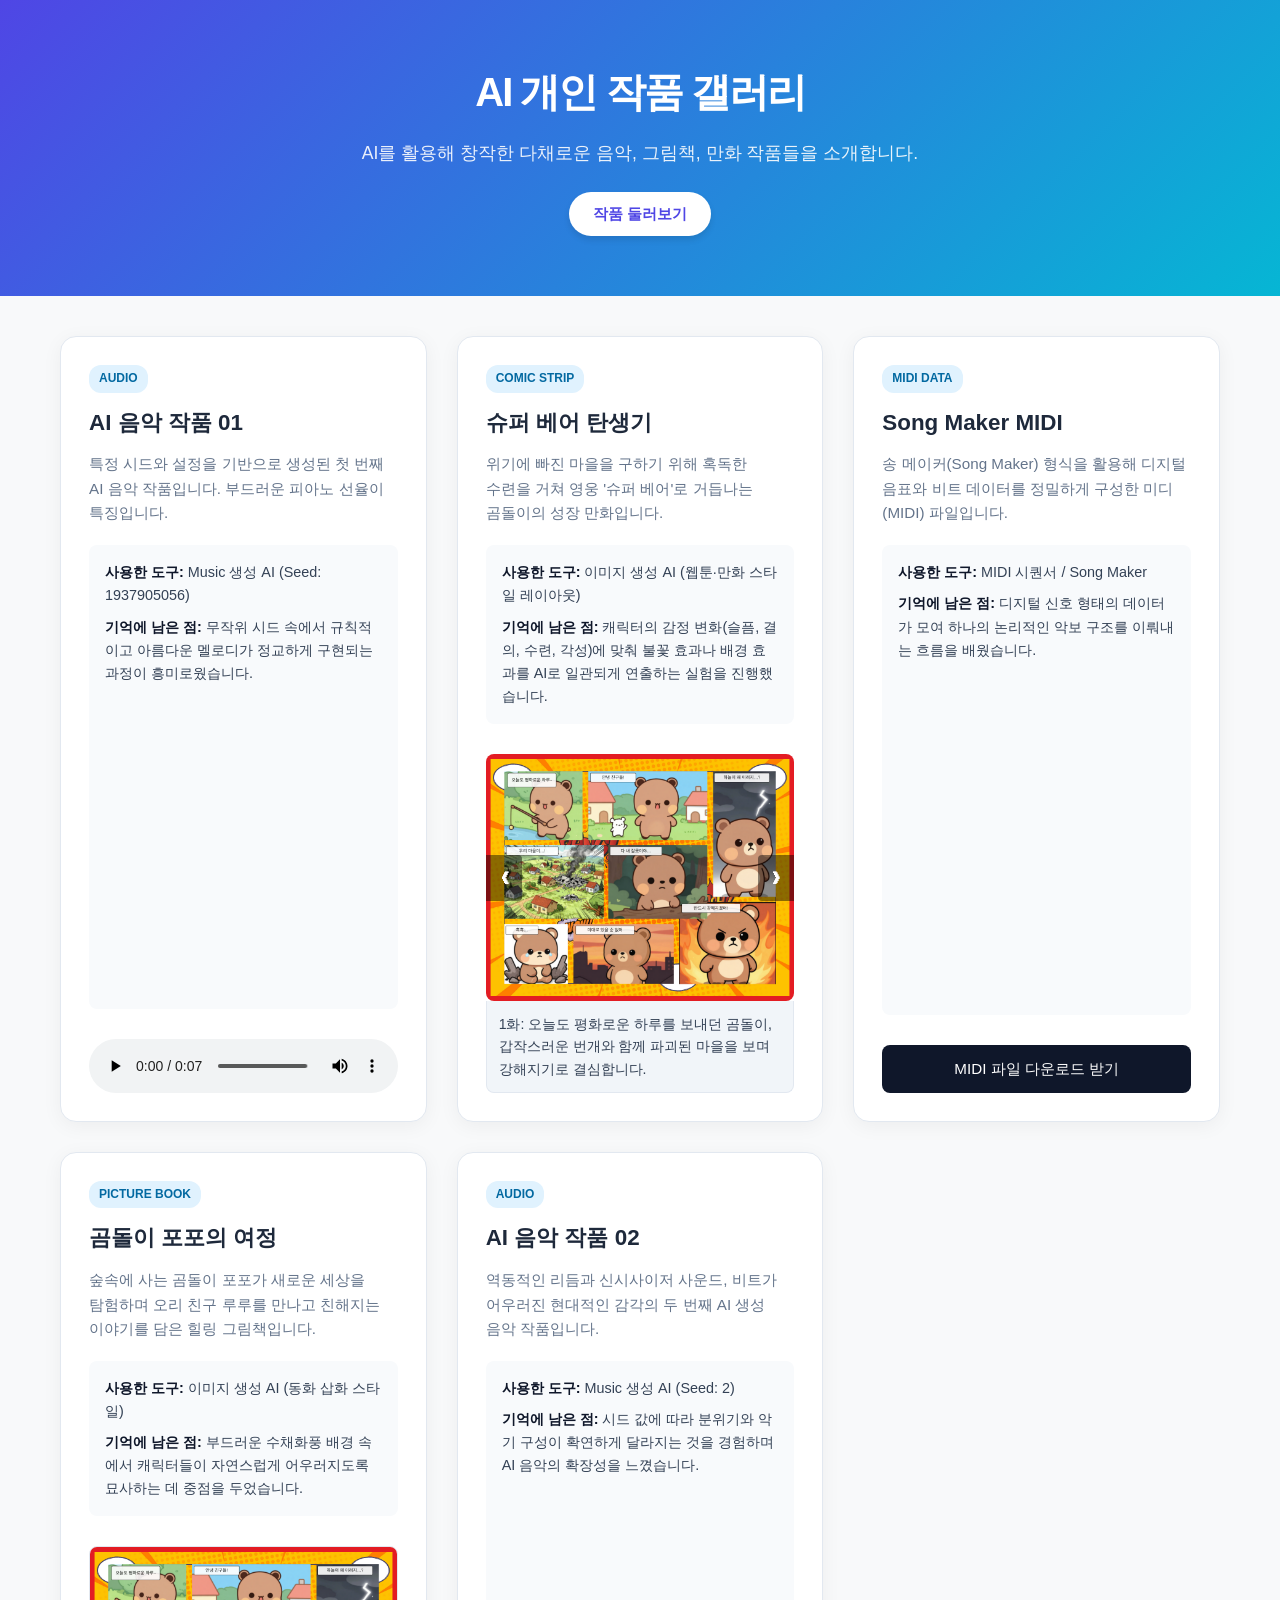
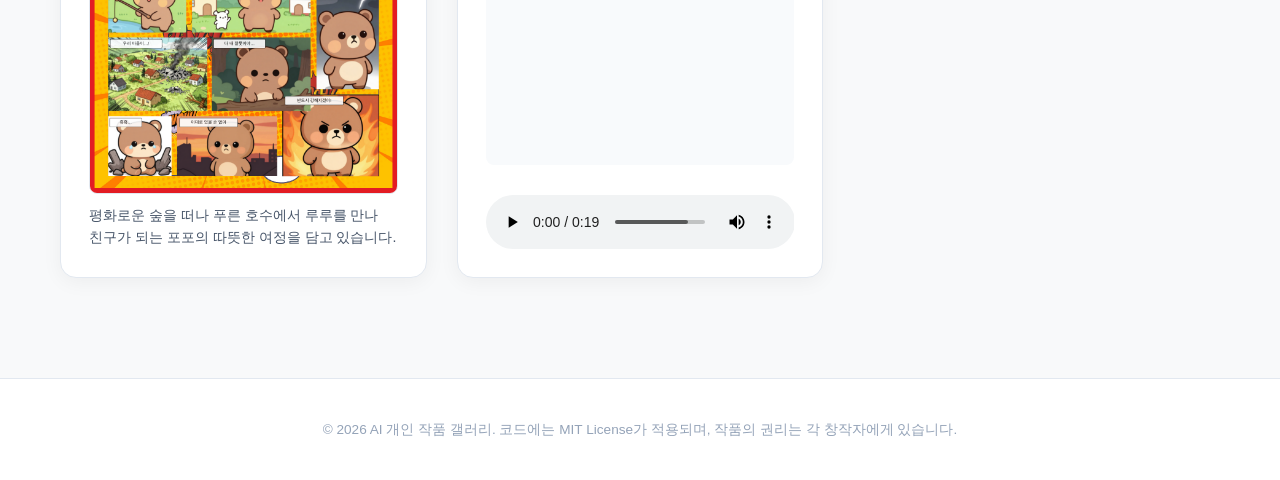
<file: gall/index.html>
<!DOCTYPE html>
<html lang="ko">
<head>
    <meta charset="UTF-8">
    <meta name="viewport" content="width=device-width, initial-scale=1.0">
    <title>AI 개인 작품 갤러리</title>
    <link rel="stylesheet" href="style.css">
</head>
<body>

    <header>
        <div class="header-container">
            <h1>AI 개인 작품 갤러리</h1>
            <p class="subtitle">AI를 활용해 창작한 다채로운 음악, 그림책, 만화 작품들을 소개합니다.</p>
            <nav>
                <a href="#gallery">작품 둘러보기</a>
            </nav>
        </div>
    </header>

    <main id="gallery">
        <div class="gallery-container">
            
            <div class="card">
                <div class="card-content">
                    <span class="tag">Audio</span>
                    <h2 class="card-title">AI 음악 작품 01</h2>
                    <p class="card-description">특정 시드와 설정을 기반으로 생성된 첫 번째 AI 음악 작품입니다. 부드러운 피아노 선율이 특징입니다.</p>
                    <div class="meta-info">
                        <p><strong>사용한 도구:</strong> Music 생성 AI (Seed: 1937905056)</p>
                        <p><strong>기억에 남은 점:</strong> 무작위 시드 속에서 규칙적이고 아름다운 멜로디가 정교하게 구현되는 과정이 흥미로웠습니다.</p>
                    </div>
                    <div class="media-container">
                        <audio controls src="./assets/1반_music01_20260704_122739_seed1937905056.wav"></audio>
                    </div>
                </div>
            </div>

            <div class="card comic-card">
                <div class="card-content">
                    <span class="tag">Comic Strip</span>
                    <h2 class="card-title">슈퍼 베어 탄생기</h2>
                    <p class="card-description">위기에 빠진 마을을 구하기 위해 혹독한 수련을 거쳐 영웅 '슈퍼 베어'로 거듭나는 곰돌이의 성장 만화입니다.</p>
                    <div class="meta-info">
                        <p><strong>사용한 도구:</strong> 이미지 생성 AI (웹툰·만화 스타일 레이아웃)</p>
                        <p><strong>기억에 남은 점:</strong> 캐릭터의 감정 변화(슬픔, 결의, 수련, 각성)에 맞춰 불꽃 효과나 배경 효과를 AI로 일관되게 연출하는 실험을 진행했습니다.</p>
                    </div>
                    <div class="media-container comic-viewer">
                        <div class="slide-container">
                            <img src="./assets/1.png" alt="만화 1화: 마을의 위기와 결의" class="comic-slide active">
                            <img src="./assets/2.png" alt="만화 2화: 혹독한 수련과 별의 부름" class="comic-slide">
                            <img src="./assets/3.png" alt="만화 3화: 슈퍼 베어 탄생과 평화" class="comic-slide">
                            
                            <button class="prev" onclick="moveComicSlide(-1)">&#10094;</button>
                            <button class="next" onclick="moveComicSlide(1)">&#10095;</button>
                        </div>
                        <p class="comic-caption">1화: 오늘도 평화로운 하루를 보내던 곰돌이, 갑작스러운 번개와 함께 파괴된 마을을 보며 강해지기로 결심합니다.</p>
                    </div>
                </div>
            </div>

            <div class="card">
                <div class="card-content">
                    <span class="tag">MIDI Data</span>
                    <h2 class="card-title">Song Maker MIDI</h2>
                    <p class="card-description">송 메이커(Song Maker) 형식을 활용해 디지털 음표와 비트 데이터를 정밀하게 구성한 미디(MIDI) 파일입니다.</p>
                    <div class="meta-info">
                        <p><strong>사용한 도구:</strong> MIDI 시퀀서 / Song Maker</p>
                        <p><strong>기억에 남은 점:</strong> 디지털 신호 형태의 데이터가 모여 하나의 논리적인 악보 구조를 이뤄내는 흐름을 배웠습니다.</p>
                    </div>
                    <div class="media-container">
                        <a href="./assets/song-maker.mid" download class="download-btn">MIDI 파일 다운로드 받기</a>
                    </div>
                </div>
            </div>

            <div class="card book-card">
                <div class="card-content">
                    <span class="tag">Picture Book</span>
                    <h2 class="card-title">곰돌이 포포의 여정</h2>
                    <p class="card-description">숲속에 사는 곰돌이 포포가 새로운 세상을 탐험하며 오리 친구 루루를 만나고 친해지는 이야기를 담은 힐링 그림책입니다.</p>
                    <div class="meta-info">
                        <p><strong>사용한 도구:</strong> 이미지 생성 AI (동화 삽화 스타일)</p>
                        <p><strong>기억에 남은 점:</strong> 부드러운 수채화풍 배경 속에서 캐릭터들이 자연스럽게 어우러지도록 묘사하는 데 중점을 두었습니다.</p>
                    </div>
                    <div class="media-container book-viewer">
                        <div class="single-image-container">
                            <img src="./assets/1.png" alt="그림책 대표 이미지" class="book-cover-img">
                        </div>
                        <p class="book-summary-text">평화로운 숲을 떠나 푸른 호수에서 루루를 만나 친구가 되는 포포의 따뜻한 여정을 담고 있습니다.</p>
                    </div>
                </div>
            </div>

            <div class="card">
                <div class="card-content">
                    <span class="tag">Audio</span>
                    <h2 class="card-title">AI 음악 작품 02</h2>
                    <p class="card-description">역동적인 리듬과 신시사이저 사운드, 비트가 어우러진 현대적인 감각의 두 번째 AI 생성 음악 작품입니다.</p>
                    <div class="meta-info">
                        <p><strong>사용한 도구:</strong> Music 생성 AI (Seed: 2)</p>
                        <p><strong>기억에 남은 점:</strong> 시드 값에 따라 분위기와 악기 구성이 확연하게 달라지는 것을 경험하며 AI 음악의 확장성을 느꼈습니다.</p>
                    </div>
                    <div class="media-container">
                        <audio controls src="./assets/1반_music_20260704_122635_seed2.wav"></audio>
                    </div>
                </div>
            </div>

        </div>
    </main>

    <footer>
        <p>&copy; 2026 AI 개인 작품 갤러리. 코드에는 MIT License가 적용되며, 작품의 권리는 각 창작자에게 있습니다.</p>
    </footer>

    <script src="script.js"></script>
</body>
</html>
</file>
<file: gall/style.css>
/* style.css */

/* 기본 스타일 초기화 및 전체 설정 */
* {
    box-sizing: border-box;
    margin: 0;
    padding: 0;
}

body {
    font-family: -apple-system, BlinkMacSystemFont, "Segoe UI", Roboto, "Helvetica Neue", Arial, sans-serif;
    line-height: 1.6;
    color: #333333;
    background-color: #f8f9fa;
    overflow-x: hidden; /* 가로 스크롤 방지 */
}

/* 헤더 스타일 */
header {
    background: linear-gradient(135deg, #4f46e5, #06b6d4);
    color: #ffffff;
    padding: 60px 20px;
    text-align: center;
}

.header-container {
    max-width: 800px;
    margin: 0 auto;
}

header h1 {
    font-size: 2.5rem;
    margin-bottom: 15px;
    font-weight: 700;
    letter-spacing: -0.05em;
}

header .subtitle {
    font-size: 1.1rem;
    opacity: 0.9;
    margin-bottom: 25px;
    word-break: keep-all;
}

header nav a {
    display: inline-block;
    color: #4f46e5;
    background-color: #ffffff;
    padding: 10px 24px;
    text-decoration: none;
    border-radius: 30px;
    font-weight: 600;
    font-size: 0.95rem;
    transition: background-color 0.2s ease, transform 0.2s ease;
    box-shadow: 0 4px 6px rgba(0, 0, 0, 0.1);
}

header nav a:hover {
    background-color: #f1f5f9;
    transform: translateY(-2px);
}

/* 메인 갤러리 레이아웃 */
main {
    max-width: 1200px;
    margin: 0 auto;
    padding: 40px 20px;
}

.gallery-container {
    display: grid;
    grid-template-columns: repeat(auto-fit, minmax(340px, 1fr));
    gap: 30px;
}

/* 카드 아이템 스타일 */
.card {
    background-color: #ffffff;
    border-radius: 16px;
    box-shadow: 0 4px 20px rgba(0, 0, 0, 0.05);
    overflow: hidden;
    display: flex;
    flex-direction: column;
    transition: transform 0.3s ease, box-shadow 0.3s ease;
    border: 1px solid #e2e8f0;
}

.card:hover {
    transform: translateY(-5px);
    box-shadow: 0 10px 25px rgba(0, 0, 0, 0.1);
}

.card-content {
    padding: 28px;
    display: flex;
    flex-direction: column;
    flex-grow: 1;
}

.tag {
    display: inline-block;
    align-self: flex-start;
    background-color: #e0f2fe;
    color: #0369a1;
    font-size: 0.75rem;
    font-weight: 700;
    padding: 4px 10px;
    border-radius: 12px;
    text-transform: uppercase;
    margin-bottom: 12px;
}

.card-title {
    font-size: 1.4rem;
    color: #1e293b;
    margin-bottom: 12px;
    font-weight: 600;
}

.card-description {
    font-size: 0.95rem;
    color: #64748b;
    margin-bottom: 20px;
    word-break: keep-all;
}

.meta-info {
    background-color: #f8fafc;
    border-radius: 8px;
    padding: 16px;
    margin-bottom: 20px;
    font-size: 0.9rem;
    flex-grow: 1;
}

.meta-info p {
    margin-bottom: 8px;
    color: #334155;
}

.meta-info p:last-child {
    margin-bottom: 0;
}

.meta-info strong {
    color: #0f172a;
}

/* 미디어 컨테이너 및 미디어 요소 스타일 */
.media-container {
    margin-top: auto;
    padding-top: 10px;
    width: 100%;
}

audio {
    width: 100%;
    display: block;
}

.download-btn {
    display: block;
    width: 100%;
    text-align: center;
    background-color: #0f172a;
    color: #ffffff;
    padding: 12px;
    border-radius: 8px;
    text-decoration: none;
    font-weight: 500;
    font-size: 0.95rem;
    transition: background-color 0.2s ease;
}

.download-btn:hover {
    background-color: #1e293b;
}

/* 만화 슬라이드쇼 전용 스타일 */
.comic-viewer .slide-container {
    position: relative;
    width: 100%;
    border-radius: 8px;
    overflow: hidden;
    background-color: #f1f5f9;
}

.comic-slide {
    width: 100%;
    height: auto;
    display: none; /* 기본 숨김 */
    object-fit: contain;
}

.comic-slide.active {
    display: block; /* 활성화만 표시 */
}

/* 슬라이드 버튼 */
.slide-container button {
    cursor: pointer;
    position: absolute;
    top: 50%;
    width: auto;
    padding: 14px;
    margin-top: -22px;
    color: white;
    font-weight: bold;
    font-size: 16px;
    border: none;
    background-color: rgba(0, 0, 0, 0.45);
    border-radius: 0 4px 4px 0;
    transition: background-color 0.2s ease;
}

.slide-container .next {
    right: 0;
    border-radius: 4px 0 0 4px;
}

.slide-container .prev {
    left: 0;
}

.slide-container button:hover {
    background-color: rgba(0, 0, 0, 0.8);
}

.comic-caption {
    font-size: 0.88rem;
    color: #334155;
    background-color: #f1f5f9;
    padding: 12px;
    border-radius: 0 0 8px 8px;
    border: 1px solid #e2e8f0;
    border-top: none;
    word-break: keep-all;
}

/* 그림책 뷰어 스타일 */
.book-viewer .single-image-container {
    width: 100%;
    border-radius: 8px;
    overflow: hidden;
    border: 1px solid #e2e8f0;
}

.book-cover-img {
    width: 100%;
    height: auto;
    display: block;
}

.book-summary-text {
    font-size: 0.88rem;
    color: #475569;
    padding-top: 10px;
    word-break: keep-all;
}

/* 푸터 스타일 */
footer {
    text-align: center;
    padding: 40px 20px;
    color: #94a3b8;
    font-size: 0.85rem;
    border-top: 1px solid #e2e8f0;
    background-color: #ffffff;
    margin-top: 60px;
}

/* 모바일 미디어 쿼리 (스마트폰 대응) */
@media (max-width: 480px) {
    header {
        padding: 40px 15px;
    }
    
    header h1 {
        font-size: 1.8rem;
    }

    header .subtitle {
        font-size: 0.95rem;
    }

    .gallery-container {
        grid-template-columns: 1fr; /* 모바일 한 줄 배열 */
        gap: 20px;
    }

    .card-content {
        padding: 20px;
    }
}
</file>
